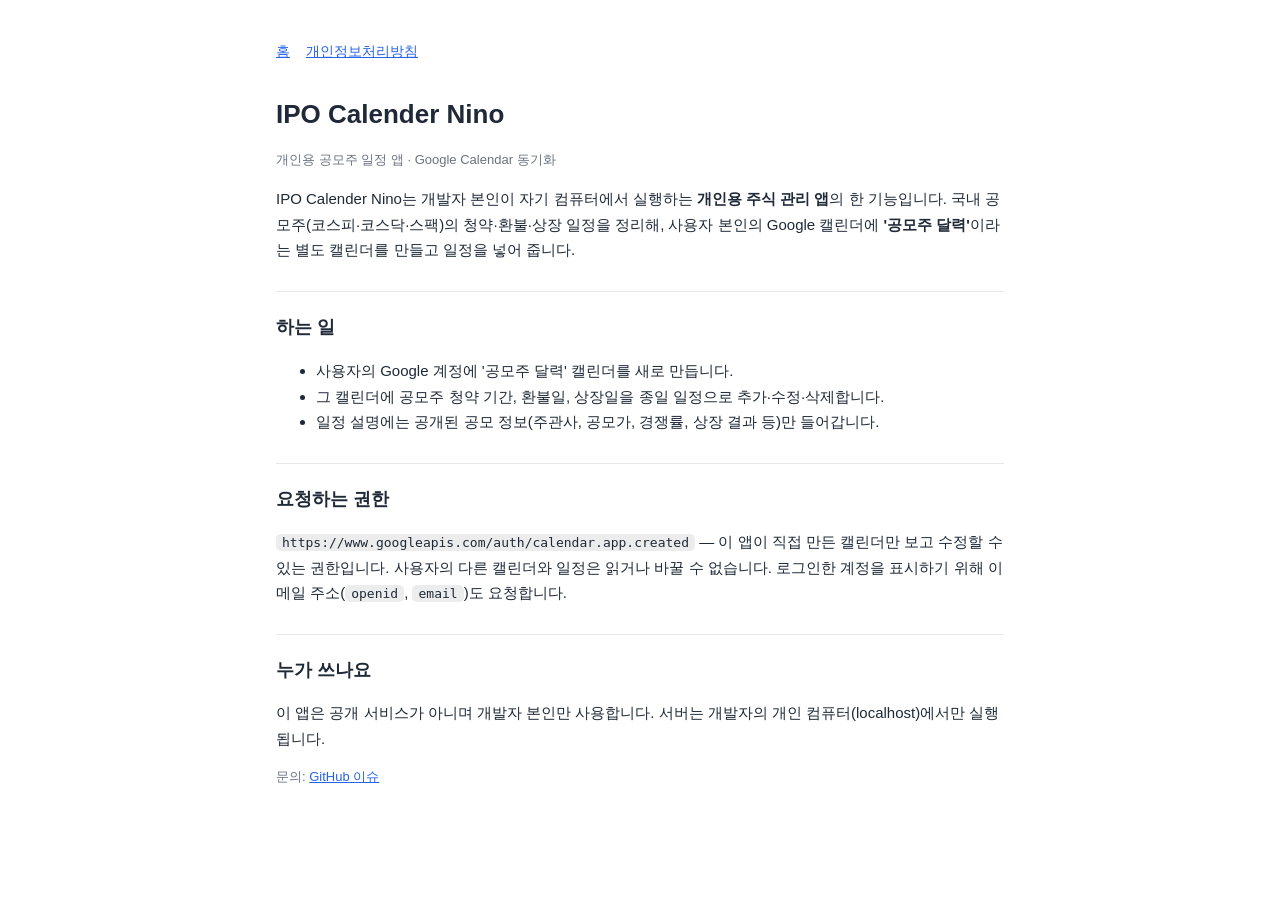
<file: index.html>
<!doctype html>
<html lang="ko">
<head>
<meta charset="utf-8"><meta name="viewport" content="width=device-width, initial-scale=1">
<title>IPO Calender Nino</title>
<meta name="description" content="개인용 공모주 일정 앱의 구글 캘린더 동기화 기능 안내">
<link rel="stylesheet" href="style.css">
</head>
<body><main>
<nav><a href="./">홈</a><a href="privacy.html">개인정보처리방침</a></nav>
<h1>IPO Calender Nino</h1>
<p class="muted">개인용 공모주 일정 앱 · Google Calendar 동기화</p>

<p>IPO Calender Nino는 개발자 본인이 자기 컴퓨터에서 실행하는 <b>개인용 주식 관리 앱</b>의 한 기능입니다.
국내 공모주(코스피·코스닥·스팩)의 청약·환불·상장 일정을 정리해, 사용자 본인의 Google 캘린더에
<b>'공모주 달력'</b>이라는 별도 캘린더를 만들고 일정을 넣어 줍니다.</p>

<h2>하는 일</h2>
<ul>
  <li>사용자의 Google 계정에 '공모주 달력' 캘린더를 새로 만듭니다.</li>
  <li>그 캘린더에 공모주 청약 기간, 환불일, 상장일을 종일 일정으로 추가·수정·삭제합니다.</li>
  <li>일정 설명에는 공개된 공모 정보(주관사, 공모가, 경쟁률, 상장 결과 등)만 들어갑니다.</li>
</ul>

<h2>요청하는 권한</h2>
<p><code>https://www.googleapis.com/auth/calendar.app.created</code> — 이 앱이 직접 만든 캘린더만 보고 수정할 수 있는 권한입니다.
사용자의 다른 캘린더와 일정은 읽거나 바꿀 수 없습니다. 로그인한 계정을 표시하기 위해 이메일 주소(<code>openid</code>, <code>email</code>)도 요청합니다.</p>

<h2>누가 쓰나요</h2>
<p>이 앱은 공개 서비스가 아니며 개발자 본인만 사용합니다. 서버는 개발자의 개인 컴퓨터(localhost)에서만 실행됩니다.</p>

<p class="muted">문의: <a href="https://github.com/hjkwon0426-crypto/ipo-calendar/issues">GitHub 이슈</a></p>
</main></body>
</html>
</file>
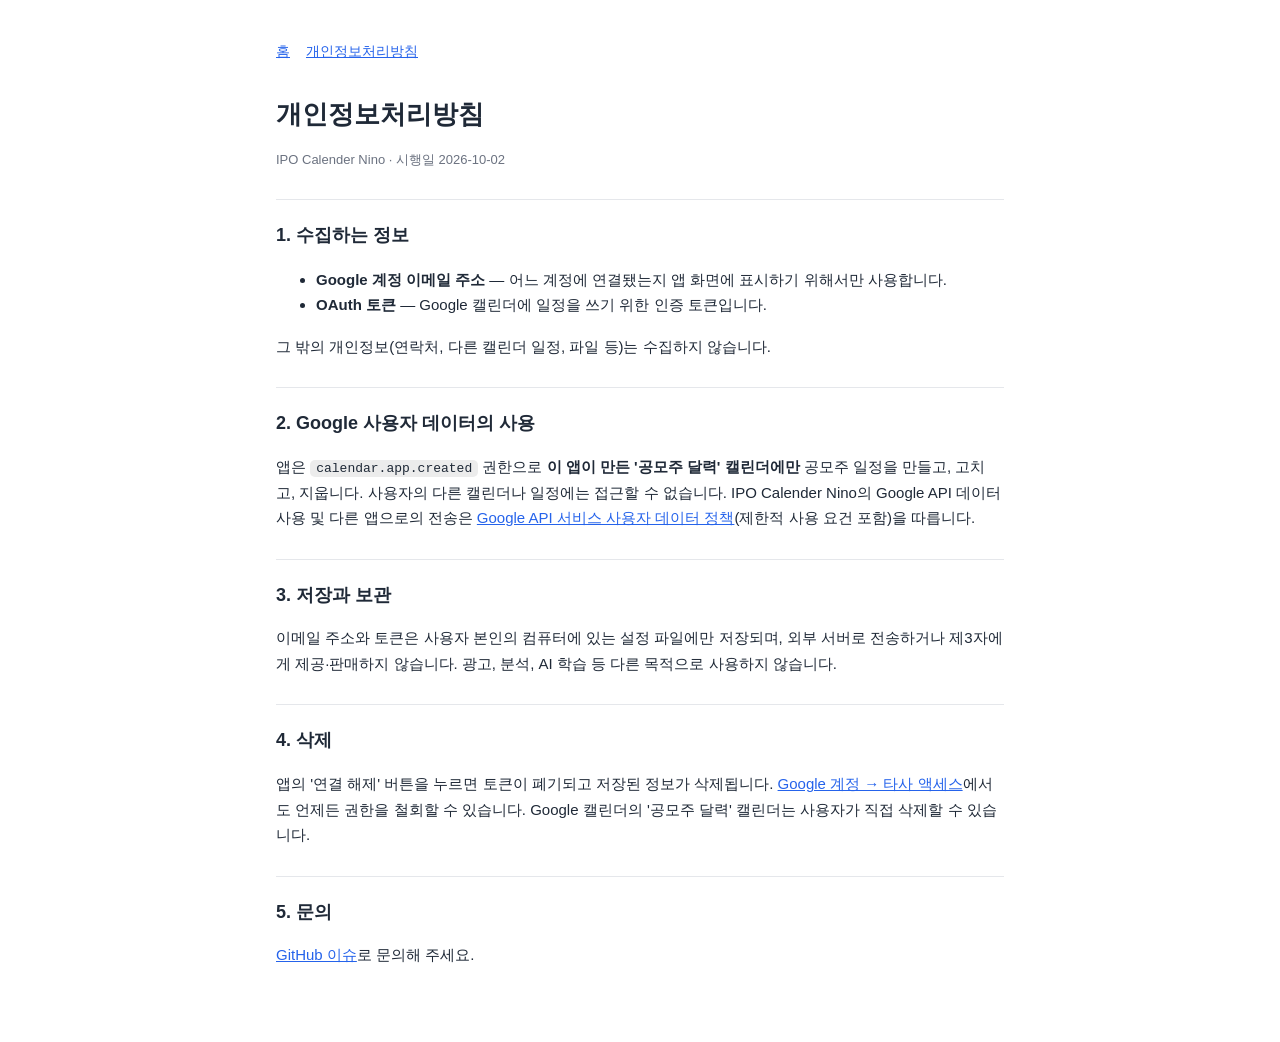
<file: privacy.html>
<!doctype html>
<html lang="ko">
<head>
<meta charset="utf-8"><meta name="viewport" content="width=device-width, initial-scale=1">
<title>개인정보처리방침 · IPO Calender Nino</title>
<meta name="description" content="IPO Calender Nino 개인정보처리방침">
<link rel="stylesheet" href="style.css">
</head>
<body><main>
<nav><a href="./">홈</a><a href="privacy.html">개인정보처리방침</a></nav>
<h1>개인정보처리방침</h1>
<p class="muted">IPO Calender Nino · 시행일 2026-10-02</p>

<h2>1. 수집하는 정보</h2>
<ul>
  <li><b>Google 계정 이메일 주소</b> — 어느 계정에 연결됐는지 앱 화면에 표시하기 위해서만 사용합니다.</li>
  <li><b>OAuth 토큰</b> — Google 캘린더에 일정을 쓰기 위한 인증 토큰입니다.</li>
</ul>
<p>그 밖의 개인정보(연락처, 다른 캘린더 일정, 파일 등)는 수집하지 않습니다.</p>

<h2>2. Google 사용자 데이터의 사용</h2>
<p>앱은 <code>calendar.app.created</code> 권한으로 <b>이 앱이 만든 '공모주 달력' 캘린더에만</b> 공모주 일정을 만들고, 고치고, 지웁니다.
사용자의 다른 캘린더나 일정에는 접근할 수 없습니다.
IPO Calender Nino의 Google API 데이터 사용 및 다른 앱으로의 전송은
<a href="https://developers.google.com/terms/api-services-user-data-policy">Google API 서비스 사용자 데이터 정책</a>(제한적 사용 요건 포함)을 따릅니다.</p>

<h2>3. 저장과 보관</h2>
<p>이메일 주소와 토큰은 사용자 본인의 컴퓨터에 있는 설정 파일에만 저장되며, 외부 서버로 전송하거나 제3자에게 제공·판매하지 않습니다.
광고, 분석, AI 학습 등 다른 목적으로 사용하지 않습니다.</p>

<h2>4. 삭제</h2>
<p>앱의 '연결 해제' 버튼을 누르면 토큰이 폐기되고 저장된 정보가 삭제됩니다.
<a href="https://myaccount.google.com/permissions">Google 계정 → 타사 액세스</a>에서도 언제든 권한을 철회할 수 있습니다.
Google 캘린더의 '공모주 달력' 캘린더는 사용자가 직접 삭제할 수 있습니다.</p>

<h2>5. 문의</h2>
<p><a href="https://github.com/hjkwon0426-crypto/ipo-calendar/issues">GitHub 이슈</a>로 문의해 주세요.</p>
</main></body>
</html>
</file>
<file: style.css>
:root { --bg:#ffffff; --text:#1f2937; --muted:#6b7280; --line:#e5e7eb; --accent:#2563eb; }
@media (prefers-color-scheme: dark) { :root { --bg:#0f1420; --text:#e8edf5; --muted:#8b96ab; --line:#2a3346; --accent:#6ea0ff; } }
* { box-sizing: border-box; }
body { margin:0; background:var(--bg); color:var(--text); font-family:-apple-system,BlinkMacSystemFont,"Apple SD Gothic Neo","Segoe UI",Roboto,sans-serif; line-height:1.7; }
main { max-width:760px; margin:0 auto; padding:40px 16px 60px; }
h1 { font-size:26px; margin:0 0 6px; } h2 { font-size:18px; margin:28px 0 8px; border-top:1px solid var(--line); padding-top:20px; }
p, li { font-size:15px; } .muted { color:var(--muted); font-size:13px; }
a { color:var(--accent); } nav { display:flex; gap:16px; margin-bottom:28px; font-size:14px; }
code { background:rgba(127,127,127,.15); padding:1px 6px; border-radius:5px; font-size:13px; word-break:break-all; }
</file>
